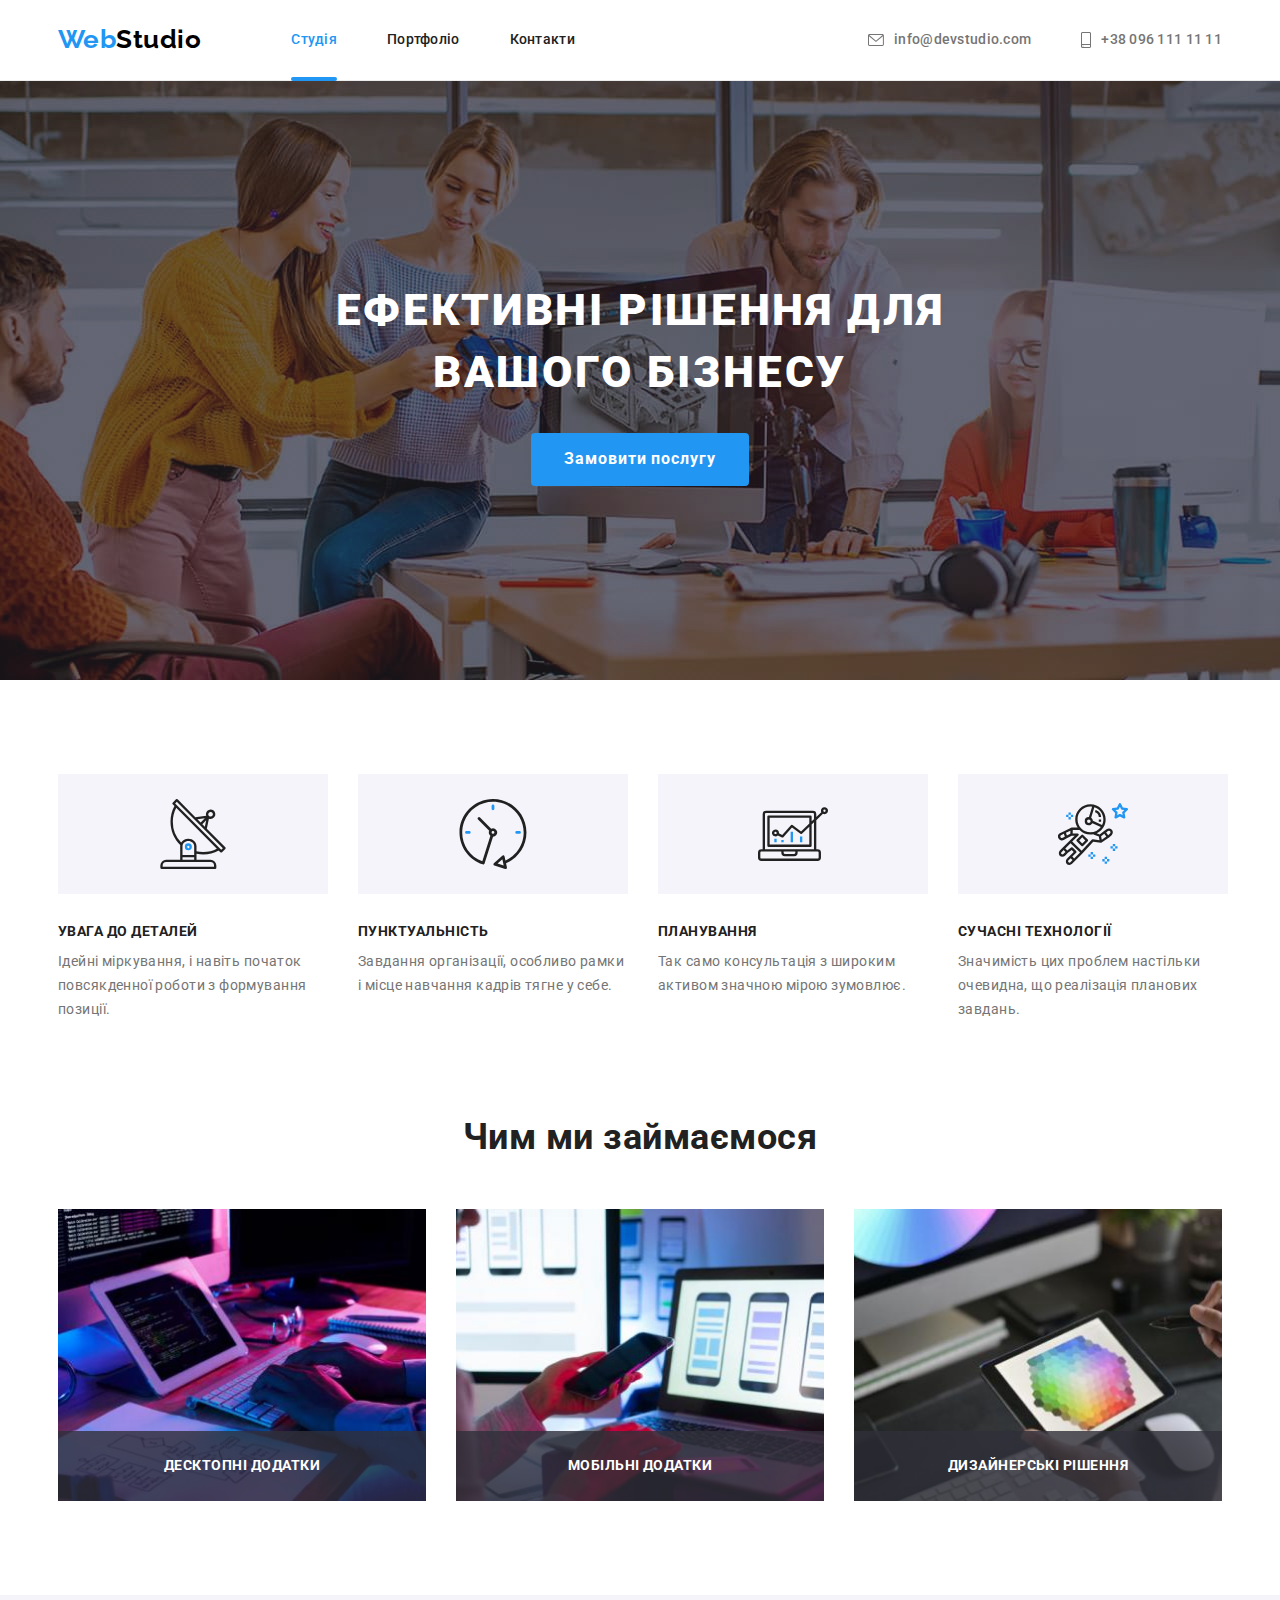
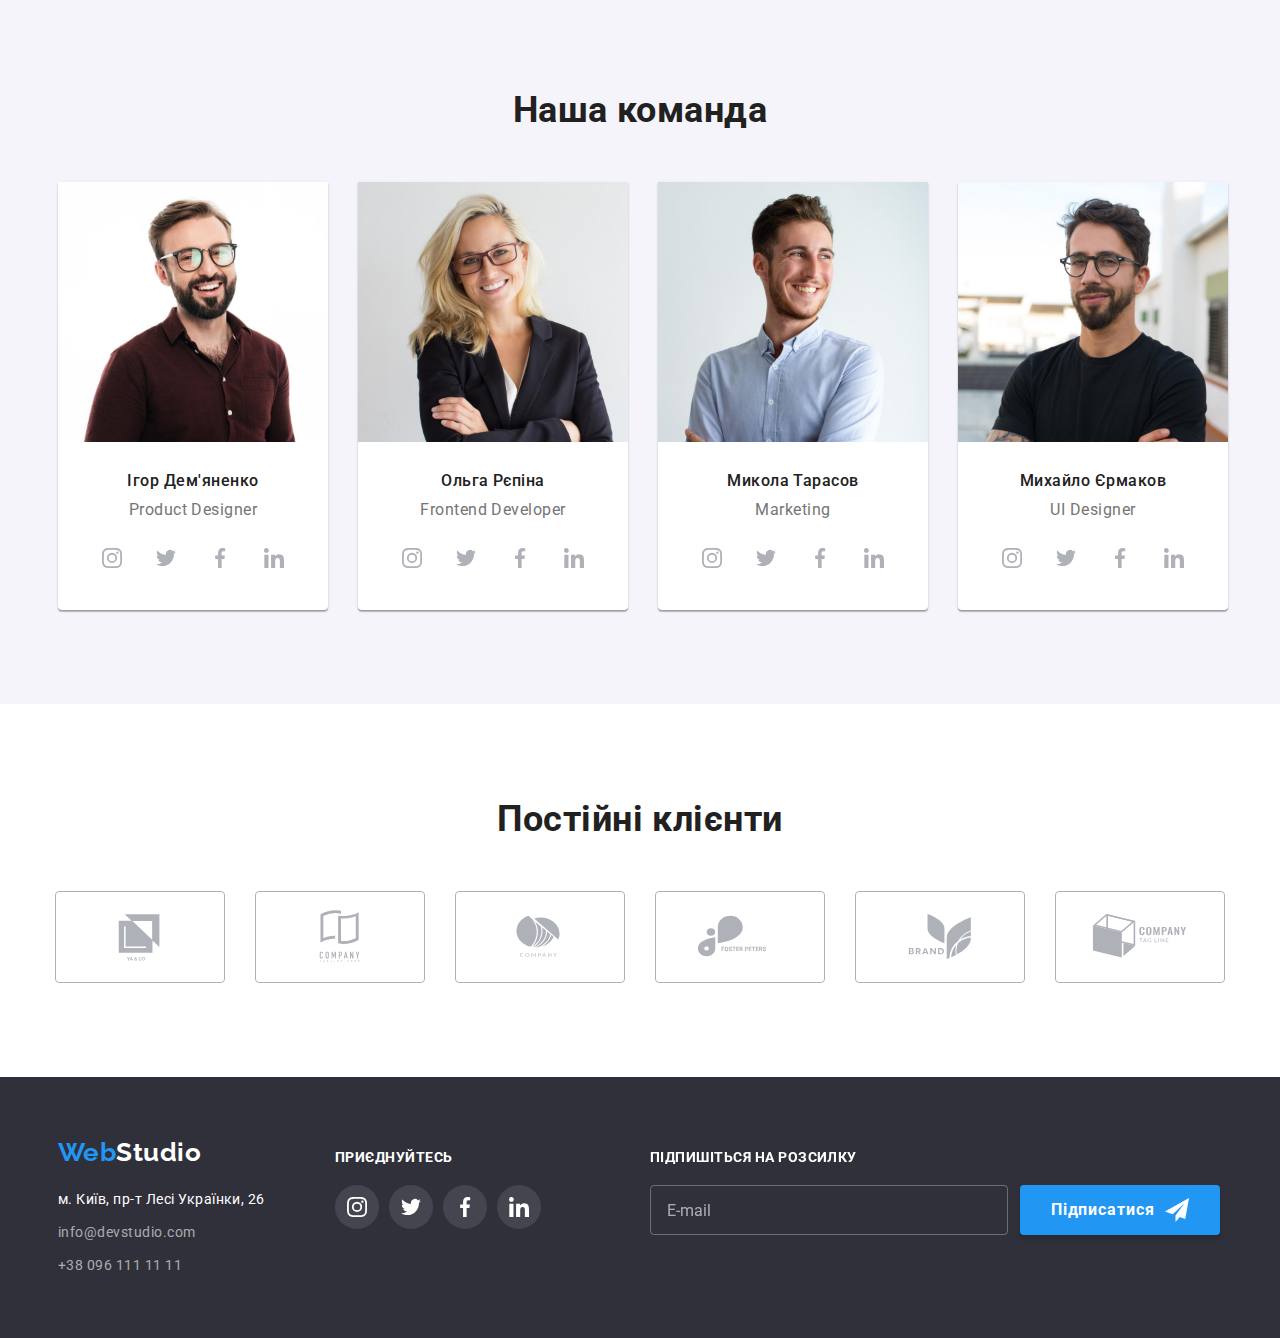
<file: index.html>
<!DOCTYPE html>
<html lang="uk">
  <head>
    <meta charset="UTF-8" />
    <meta http-equiv="X-UA-Compatible" content="IE=edge" />
    <meta name="viewport" content="width=device-width, initial-scale=1.0" />
    <title>WebStudio</title>
    <link
      href="https://fonts.googleapis.com/css2?family=Raleway:wght@700&family=Roboto:wght@400;500;700;900&display=swap"
      rel="stylesheet"
    />
    <link
      rel="stylesheet"
      href="https://cdnjs.cloudflare.com/ajax/libs/modern-normalize/1.1.0/modern-normalize.min.css"
    />
    <link rel="stylesheet" href="./css/styles.css" />
  </head>
  <body>
    <header>
      <div class="container nav">
        <nav class="nav">
          <a href="./index.html" lang="en" class="logo"
            ><span class="first-part">Web</span>Studio</a
          >
          <ul class="site-nav list">
            <li class="item">
              <a href="./index.html" class="link current">Студія</a>
            </li>
            <li class="item"><a href="./portfolio.html" class="link">Портфоліо</a></li>
            <li class="item"><a href="#" class="link">Контакти</a></li>
          </ul>
        </nav>
        <ul class="contact list">
          <li class="item">
            <a href="mailto:info@devstudio.com" class="link">
              <svg class="envelope" width="16px" height="12px">
                <use href="./images/icons.svg#icon-envelope"></use>
              </svg>
              info@devstudio.com</a
            >
          </li>
          <li class="item">
            <a href="tel:+380961111111" class="link">
              <svg class="smartphone" width="10px" height="16px">
                <use href="./images/icons.svg#icon-smartphone"></use>
              </svg>
              +38 096 111 11 11</a
            >
          </li>
        </ul>
      </div>
    </header>
    <main>
      <!--Шапка-->
      <section class="hero">
        <h1 class="hero-title">Ефективні рішення для<br />вашого бізнесу</h1>
        <button data-modal-open type="button" class="btn">Замовити послугу</button>
      </section>
      <!--Особливості-->
      <section class="features">
        <div class="container">
          <h2 class="hidden">Особливості</h2>
          <ul class="list">
            <li class="item">
              <div class="feature-bg">
                <svg width="70px" height="70px">
                  <use href="./images/icons.svg#icon-antenna"></use>
                </svg>
              </div>
              <h3 class="feature">УВАГА ДО ДЕТАЛЕЙ</h3>
              <p class="text">
                Ідейні міркування, і навіть початок повсякденної роботи з формування позиції.
              </p>
            </li>
            <li class="item">
              <div class="feature-bg">
                <svg width="70px" height="70px">
                  <use href="./images/icons.svg#icon-clock"></use>
                </svg>
              </div>
              <h3 class="feature">ПУНКТУАЛЬНІСТЬ</h3>
              <p class="text">
                Завдання організації, особливо рамки і місце навчання кадрів тягне у себе.
              </p>
            </li>
            <li class="item">
              <div class="feature-bg">
                <svg width="70px" height="70px">
                  <use href="./images/icons.svg#icon-diagram"></use>
                </svg>
              </div>
              <h3 class="feature">ПЛАНУВАННЯ</h3>
              <p class="text">Так само консультація з широким активом значною мірою зумовлює.</p>
            </li>
            <li class="item">
              <div class="feature-bg">
                <svg width="70px" height="70px">
                  <use href="./images/icons.svg#icon-astronaut"></use>
                </svg>
              </div>
              <h3 class="feature">СУЧАСНІ ТЕХНОЛОГІЇ</h3>
              <p class="text">
                Значимість цих проблем настільки очевидна, що реалізація планових завдань.
              </p>
            </li>
          </ul>
        </div>
      </section>
      <!--Чим ми займаємося-->
      <section class="what-we-do">
        <div class="container">
          <h2 class="section-title">Чим ми займаємося</h2>
          <ul class="list">
            <li class="item">
              <img
                class="what-we-do-img"
                src="./images/person-typing.jpg"
                alt="людина працює"
                width="370"
              />
              <p class="what-we-do-text">Десктопні додатки</p>
            </li>
            <li class="item">
              <img
                src="./images/person-holding-a-phone.jpg"
                alt="людина тримає телефон"
                width="370"
              />
              <p class="what-we-do-text">Мобільні додатки</p>
            </li>
            <li class="item">
              <img src="./images/tablet.jpg" alt="людина тримає планшет" width="370" />
              <p class="what-we-do-text">Дизайнерські рішення</p>
            </li>
          </ul>
        </div>
      </section>
      <!--Команда-->
      <section class="team">
        <div class="container">
          <h2 class="section-title">Наша команда</h2>
          <ul class="list">
            <li class="item">
              <img src="./images/igor.jpg" alt="людина" width="270" />
              <h3 class="name">Ігор Дем'яненко</h3>
              <p class="position">Product Designer</p>
              <ul class="list social-media">
                <li class="unit">
                  <a
                    class="social-media-link"
                    href="https://www.instagram.com/"
                    target="_blank"
                    rel="noreferrer noopener nofollow"
                  >
                    <svg class="social-media-icon" width="20px" height="20px">
                      <use href="./images/icons.svg#icon-instagram"></use>
                    </svg>
                  </a>
                </li>
                <li class="unit">
                  <a
                    class="social-media-link"
                    href="https://twitter.com/"
                    target="_blank"
                    rel="noreferrer noopener nofollow"
                  >
                    <svg class="social-media-icon" width="20px" height="20px">
                      <use href="./images/icons.svg#icon-twitter"></use>
                    </svg>
                  </a>
                </li>
                <li class="unit">
                  <a
                    class="social-media-link"
                    href="https://www.facebook.com/"
                    target="_blank"
                    rel="noreferrer noopener nofollow"
                  >
                    <svg class="social-media-icon" width="20px" height="20px">
                      <use href="./images/icons.svg#icon-facebook"></use>
                    </svg>
                  </a>
                </li>
                <li class="unit">
                  <a
                    class="social-media-link"
                    href="https://www.linkedin.com/"
                    target="_blank"
                    rel="noreferrer noopener nofollow"
                  >
                    <svg class="social-media-icon" width="20px" height="20px">
                      <use href="./images/icons.svg#icon-linkedin"></use>
                    </svg>
                  </a>
                </li>
              </ul>
            </li>
            <li class="item">
              <img src="./images/olga.jpg" alt="людина" width="270" />
              <h3 class="name">Ольга Рєпіна</h3>
              <p class="position">Frontend Developer</p>
              <ul class="list social-media">
                <li class="unit">
                  <a
                    class="social-media-link"
                    href="https://www.instagram.com/"
                    target="_blank"
                    rel="noreferrer noopener nofollow"
                  >
                    <svg class="social-media-icon" width="20px" height="20px">
                      <use href="./images/icons.svg#icon-instagram"></use>
                    </svg>
                  </a>
                </li>
                <li class="unit">
                  <a
                    class="social-media-link"
                    href="https://twitter.com/"
                    target="_blank"
                    rel="noreferrer noopener nofollow"
                  >
                    <svg class="social-media-icon" width="20px" height="20px">
                      <use href="./images/icons.svg#icon-twitter"></use>
                    </svg>
                  </a>
                </li>
                <li class="unit">
                  <a
                    class="social-media-link"
                    href="https://www.facebook.com/"
                    target="_blank"
                    rel="noreferrer noopener nofollow"
                  >
                    <svg class="social-media-icon" width="20px" height="20px">
                      <use href="./images/icons.svg#icon-facebook"></use>
                    </svg>
                  </a>
                </li>
                <li class="unit">
                  <a
                    class="social-media-link"
                    href="https://www.linkedin.com/"
                    target="_blank"
                    rel="noreferrer noopener nofollow"
                  >
                    <svg class="social-media-icon" width="20px" height="20px">
                      <use href="./images/icons.svg#icon-linkedin"></use>
                    </svg>
                  </a>
                </li>
              </ul>
            </li>
            <li class="item">
              <img src="./images/mykola.jpg" alt="людина" width="270" />
              <h3 class="name">Микола Тарасов</h3>
              <p class="position">Marketing</p>
              <ul class="list social-media">
                <li class="unit">
                  <a
                    class="social-media-link"
                    href="https://www.instagram.com/"
                    target="_blank"
                    rel="noreferrer noopener nofollow"
                  >
                    <svg class="social-media-icon" width="20px" height="20px">
                      <use href="./images/icons.svg#icon-instagram"></use>
                    </svg>
                  </a>
                </li>
                <li class="unit">
                  <a
                    class="social-media-link"
                    href="https://twitter.com/"
                    target="_blank"
                    rel="noreferrer noopener nofollow"
                  >
                    <svg class="social-media-icon" width="20px" height="20px">
                      <use href="./images/icons.svg#icon-twitter"></use>
                    </svg>
                  </a>
                </li>
                <li class="unit">
                  <a
                    class="social-media-link"
                    href="https://www.facebook.com/"
                    target="_blank"
                    rel="noreferrer noopener nofollow"
                  >
                    <svg class="social-media-icon" width="20px" height="20px">
                      <use href="./images/icons.svg#icon-facebook"></use>
                    </svg>
                  </a>
                </li>
                <li class="unit">
                  <a
                    class="social-media-link"
                    href="https://www.linkedin.com/"
                    target="_blank"
                    rel="noreferrer noopener nofollow"
                  >
                    <svg class="social-media-icon" width="20px" height="20px">
                      <use href="./images/icons.svg#icon-linkedin"></use>
                    </svg>
                  </a>
                </li>
              </ul>
            </li>
            <li class="item">
              <img src="./images/michael.jpg" alt="людина" width="270" />
              <h3 class="name">Михайло Єрмаков</h3>
              <p class="position">UI Designer</p>
              <ul class="list social-media">
                <li class="unit">
                  <a
                    class="social-media-link"
                    href="https://www.instagram.com/"
                    target="_blank"
                    rel="noreferrer noopener nofollow"
                  >
                    <svg class="social-media-icon" width="20px" height="20px">
                      <use href="./images/icons.svg#icon-instagram"></use>
                    </svg>
                  </a>
                </li>
                <li class="unit">
                  <a
                    class="social-media-link"
                    href="https://twitter.com/"
                    target="_blank"
                    rel="noreferrer noopener nofollow"
                  >
                    <svg class="social-media-icon" width="20px" height="20px">
                      <use href="./images/icons.svg#icon-twitter"></use>
                    </svg>
                  </a>
                </li>
                <li class="unit">
                  <a
                    class="social-media-link"
                    href="https://www.facebook.com/"
                    target="_blank"
                    rel="noreferrer noopener nofollow"
                  >
                    <svg class="social-media-icon" width="20px" height="20px">
                      <use href="./images/icons.svg#icon-facebook"></use>
                    </svg>
                  </a>
                </li>
                <li class="unit">
                  <a
                    class="social-media-link"
                    href="https://www.linkedin.com/"
                    target="_blank"
                    rel="noreferrer noopener nofollow"
                  >
                    <svg class="social-media-icon" width="20px" height="20px">
                      <use href="./images/icons.svg#icon-linkedin"></use>
                    </svg>
                  </a>
                </li>
              </ul>
            </li>
          </ul>
        </div>
      </section>
      <section class="regular-clients">
        <div class="container">
          <h2 class="section-title">Постійні клієнти</h2>
          <ul class="list clients">
            <li class="client">
              <a class="link" href="#" target="_blank" rel="noreferrer noopener nofollow">
                <svg class="icon-client" width="106px" height="60px">
                  <use href="./images/icons.svg#icon-first-client"></use>
                </svg>
              </a>
            </li>
            <li class="client">
              <a class="link" href="#" target="_blank" rel="noreferrer noopener nofollow">
                <svg class="icon-client" width="106px" height="60px">
                  <use href="./images/icons.svg#icon-second-client"></use>
                </svg>
              </a>
            </li>
            <li class="client">
              <a class="link" href="#" target="_blank" rel="noreferrer noopener nofollow">
                <svg class="icon-client" width="106px" height="60px">
                  <use href="./images/icons.svg#icon-third-client"></use>
                </svg>
              </a>
            </li>
            <li class="client">
              <a class="link" href="#" target="_blank" rel="noreferrer noopener nofollow">
                <svg class="icon-client" width="106px" height="60px">
                  <use href="./images/icons.svg#icon-fourth-client"></use>
                </svg>
              </a>
            </li>
            <li class="client">
              <a class="link" href="#" target="_blank" rel="noreferrer noopener nofollow">
                <svg class="icon-client" width="106px" height="60px">
                  <use href="./images/icons.svg#icon-fifth-client"></use>
                </svg>
              </a>
            </li>
            <li class="client">
              <a class="link" href="#" target="_blank" rel="noreferrer noopener nofollow">
                <svg class="icon-client" width="106px" height="60px">
                  <use href="./images/icons.svg#icon-sixth-client"></use>
                </svg>
              </a>
            </li>
          </ul>
        </div>
      </section>
      <!-- Модальное окно -->
      <div class="backdrop is-hidden" data-modal>
        <div class="modal">
          <button data-modal-close class="btn-modal" type="button">
            <svg class="icon-close" width="18px" height="18px">
              <use href="./images/icons.svg#icon-close-btn"></use>
            </svg>
          </button>
          <p class="form-name">Залиште свої дані, ми вам передзвонимо</p>
          <form class="form">
            <label class="form-field">
              <span class="input-name">Ім'я</span>
              <input type="text" name="name" class="input" autofocus />
              <svg class="icon" width="18px" height="18px">
                <use href="./images/icons.svg#icon-name"></use>
              </svg>
            </label>
            <label class="form-field">
              <span class="input-name">Телефон</span>
              <input type="tel" name="tel" class="input" />
              <svg class="icon" width="18px" height="18px">
                <use href="./images/icons.svg#icon-phone"></use>
              </svg>
            </label>
            <label class="form-field">
              <span class="input-name">Пошта</span>
              <input type="email" name="mail" class="input" />
              <svg class="icon" width="18px" height="18px">
                <use href="./images/icons.svg#icon-email"></use>
              </svg>
            </label>
            <label class="form-field">
              <span class="input-name">Коментар</span>
              <textarea class="comment" name="comment" placeholder="Введіть текст"></textarea>
            </label>
            <label class="form-field checkbox-field">
              <input class="checkbox" type="checkbox" name="policy" />
              <svg class="icon-checkbox" width="15px" height="15px">
                <use href="./images/icons.svg#icon-check"></use>
              </svg>
              <span class="policy">
                Погоджуюся з розсилкою та приймаю
                <a class="policy-link" href="#">Умови договору</a>
              </span>
            </label>
            <button type="submit" class="modal-submit">Відправити</button>
          </form>
        </div>
      </div>
    </main>
    <footer class="footer">
      <div class="container">
        <div class="footer-main">
          <a href="./index.html" lang="en" class="logo footer"
            ><span class="first-part">Web</span>Studio</a
          >
          <address>
            <ul class="address list">
              <li class="item">
                <a
                  href="https://goo.gl/maps/sM3v4koPLSNXQLYt6"
                  target="_blank"
                  rel="noreferrer noopener nofollow"
                  class="street"
                  >м. Київ, пр-т Лесі Українки, 26</a
                >
              </li>
              <li class="item">
                <a href="mailto:info@devstudio.com" class="link">info@devstudio.com</a>
              </li>
              <li class="item"><a href="tel:+380961111111" class="link">+38 096 111 11 11</a></li>
            </ul>
          </address>
        </div>
        <div class="footer-links">
          <p class="footer-text">приєднуйтесь</p>
          <ul class="list footer-social-media">
            <li class="unit">
              <a
                class="social-media-link"
                href="https://www.instagram.com/"
                target="_blank"
                rel="noreferrer noopener nofollow"
              >
                <svg class="social-media-icon" width="20px" height="20px">
                  <use href="./images/icons.svg#icon-instagram"></use>
                </svg>
              </a>
            </li>
            <li class="unit">
              <a
                class="social-media-link"
                href="https://twitter.com/"
                target="_blank"
                rel="noreferrer noopener nofollow"
              >
                <svg class="social-media-icon" width="20px" height="20px">
                  <use href="./images/icons.svg#icon-twitter"></use>
                </svg>
              </a>
            </li>
            <li class="unit">
              <a
                class="social-media-link"
                href="https://www.facebook.com/"
                target="_blank"
                rel="noreferrer noopener nofollow"
              >
                <svg class="social-media-icon" width="20px" height="20px">
                  <use href="./images/icons.svg#icon-facebook"></use>
                </svg>
              </a>
            </li>
            <li class="unit">
              <a
                class="social-media-link"
                href="https://www.linkedin.com/"
                target="_blank"
                rel="noreferrer noopener nofollow"
              >
                <svg class="social-media-icon" width="20px" height="20px">
                  <use href="./images/icons.svg#icon-linkedin"></use>
                </svg>
              </a>
            </li>
          </ul>
        </div>
        <form class="footer-form">
          <div class="form-field">
            <label for="email" class="footer-form-lable">Підпишіться на розсилку</label>
            <input class="footer-input" type="email" name="email" id="email" placeholder="E-mail" />
          </div>
          <button class="btn-subscribe" type="submit">
            Підписатися
            <svg class="icon-send" width="24px" height="24px">
              <use href="./images/icons.svg#icon-send"></use>
            </svg>
          </button>
        </form>
      </div>
    </footer>
    <script src="./js/modal.js"></script>
  </body>
</html>
</file>
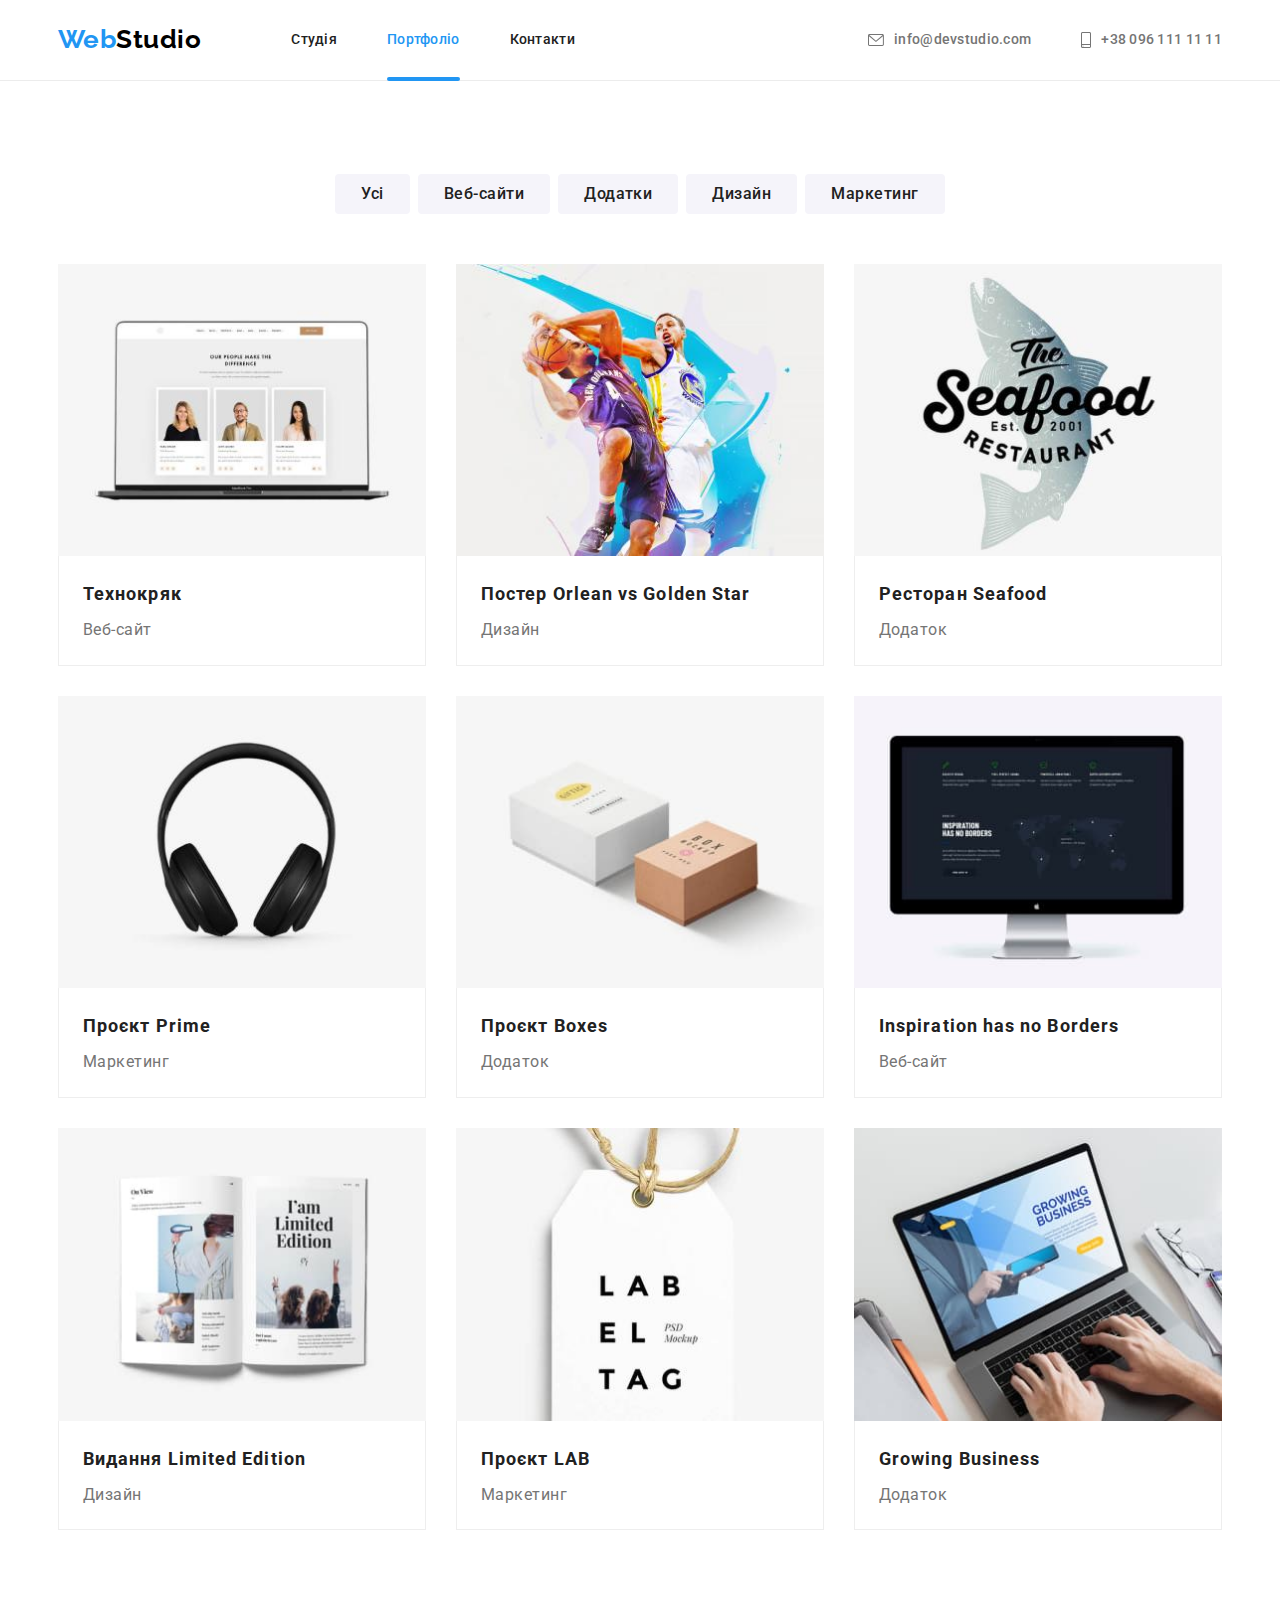
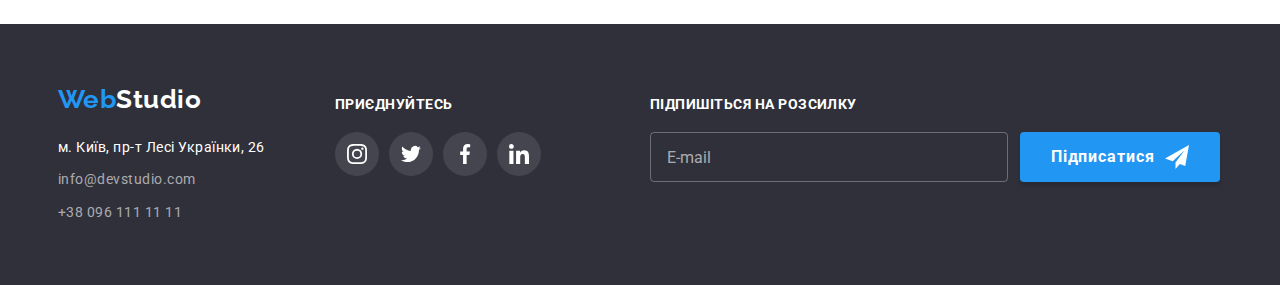
<file: portfolio.html>
<!DOCTYPE html>
<html lang="uk">
  <head>
    <meta charset="UTF-8" />
    <meta http-equiv="X-UA-Compatible" content="IE=edge" />
    <meta name="viewport" content="width=device-width, initial-scale=1.0" />
    <title>WebStudio</title>
    <link
      href="https://fonts.googleapis.com/css2?family=Raleway:wght@700&family=Roboto:wght@400;500;700;900&display=swap"
      rel="stylesheet"
    />
    <link
      rel="stylesheet"
      href="https://cdnjs.cloudflare.com/ajax/libs/modern-normalize/1.1.0/modern-normalize.min.css"
    />
    <link rel="stylesheet" href="./css/styles.css" />
  </head>
  <body>
    <header>
      <div class="container nav">
        <nav class="nav">
          <a href="./index.html" lang="en" class="logo"
            ><span class="first-part">Web</span>Studio</a
          >
          <ul class="site-nav list">
            <li class="item"><a href="./index.html" class="link">Студія</a></li>
            <li class="item"><a href="./portfolio.html" class="link current">Портфоліо</a></li>
            <li class="item"><a href="#" class="link">Контакти</a></li>
          </ul>
        </nav>
        <ul class="contact list">
          <li class="item">
            <a href="mailto:info@devstudio.com" class="link">
              <svg class="envelope" width="16px" height="12px">
                <use href="./images/icons.svg#icon-envelope"></use>
              </svg>
              info@devstudio.com</a
            >
          </li>
          <li class="item">
            <a href="tel:+380961111111" class="link">
              <svg class="smartphone" width="10px" height="16px">
                <use href="./images/icons.svg#icon-smartphone"></use>
              </svg>
              +38 096 111 11 11</a
            >
          </li>
        </ul>
      </div>
    </header>
    <main>
      <section class="portfolio">
        <div class="container">
          <h1 class="hidden">Приклади робіт <span lang="en">WebStudio</span></h1>
          <ul class="filter list">
            <li class="item"><button type="button" class="btn">Усі</button></li>
            <li class="item"><button type="button" class="btn">Веб-сайти</button></li>
            <li class="item"><button type="button" class="btn">Додатки</button></li>
            <li class="item"><button type="button" class="btn">Дизайн</button></li>
            <li class="item"><button type="button" class="btn">Маркетинг</button></li>
          </ul>
          <ul class="projects list">
            <li class="project">
              <a class="project-link" href="#">
                <div class="project-vision">
                  <img src="./images/tech-website.jpg" alt="приклад веб-сайта" width="370" />
                  <div class="project-overlay">
                    <p class="project-overlay-text">
                      Ресурс пропонує комплексні пропозиції з різним рівнем функціоналу та сервісів.
                      Все це дозволить відвідувачу отримати вичерпні відомості про компанію чи
                      приватну особу.
                    </p>
                  </div>
                </div>
                <div class="project-bottom">
                  <h2 class="project-name">Технокряк</h2>
                  <p class="project-type">Веб-сайт</p>
                </div>
              </a>
            </li>
            <li class="project">
              <a class="project-link" href="#">
                <div class="project-vision">
                  <img src="./images/poster-nba.jpg" alt="приклад постера" width="370" />
                  <div class="project-overlay">
                    <p class="project-overlay-text">
                      Ресурс пропонує комплексні пропозиції з різним рівнем функціоналу та сервісів.
                      Все це дозволить відвідувачу отримати вичерпні відомості про компанію чи
                      приватну особу.
                    </p>
                  </div>
                </div>
                <div class="project-bottom">
                  <h2 class="project-name">Постер <span lang="en">Orlean vs Golden Star</span></h2>
                  <p class="project-type">Дизайн</p>
                </div>
              </a>
            </li>
            <li class="project">
              <a class="project-link" href="#">
                <div class="project-vision">
                  <img src="./images/seafood.jpg" alt="приклад додатка" width="370" />
                  <div class="project-overlay">
                    <p class="project-overlay-text">
                      Ресурс пропонує комплексні пропозиції з різним рівнем функціоналу та сервісів.
                      Все це дозволить відвідувачу отримати вичерпні відомості про компанію чи
                      приватну особу.
                    </p>
                  </div>
                </div>
                <div class="project-bottom">
                  <h2 class="project-name">Ресторан <span lang="en">Seafood</span></h2>
                  <p class="project-type">Додаток</p>
                </div>
              </a>
            </li>
            <li class="project">
              <a class="project-link" href="#">
                <div class="project-vision">
                  <img
                    src="./images/project-prime.jpg"
                    alt="приклад маркетингового проєкта"
                    width="370"
                  />
                  <div class="project-overlay">
                    <p class="project-overlay-text">
                      Ресурс пропонує комплексні пропозиції з різним рівнем функціоналу та сервісів.
                      Все це дозволить відвідувачу отримати вичерпні відомості про компанію чи
                      приватну особу.
                    </p>
                  </div>
                </div>
                <div class="project-bottom">
                  <h2 class="project-name">Проєкт <span lang="en">Prime</span></h2>
                  <p class="project-type">Маркетинг</p>
                </div>
              </a>
            </li>
            <li class="project">
              <a class="project-link" href="#">
                <div class="project-vision">
                  <img src="./images/project-boxes.jpg" alt="приклад додатка" width="370" />
                  <div class="project-overlay">
                    <p class="project-overlay-text">
                      Ресурс пропонує комплексні пропозиції з різним рівнем функціоналу та сервісів.
                      Все це дозволить відвідувачу отримати вичерпні відомості про компанію чи
                      приватну особу.
                    </p>
                  </div>
                </div>
                <div class="project-bottom">
                  <h2 class="project-name">Проєкт <span lang="en">Boxes</span></h2>
                  <p class="project-type">Додаток</p>
                </div>
              </a>
            </li>
            <li class="project">
              <a class="project-link" href="#">
                <div class="project-vision">
                  <img src="./images/inspiration-website.jpg" alt="приклад веб-сайта" width="370" />
                  <div class="project-overlay">
                    <p class="project-overlay-text">
                      Ресурс пропонує комплексні пропозиції з різним рівнем функціоналу та сервісів.
                      Все це дозволить відвідувачу отримати вичерпні відомості про компанію чи
                      приватну особу.
                    </p>
                  </div>
                </div>
                <div class="project-bottom">
                  <h2 lang="en" class="project-name">Inspiration has no Borders</h2>
                  <p class="project-type">Веб-сайт</p>
                </div>
              </a>
            </li>
            <li class="project">
              <a class="project-link" href="#">
                <div class="project-vision">
                  <img src="./images/limited-edition.jpg" alt="приклад видання" width="370" />
                  <div class="project-overlay">
                    <p class="project-overlay-text">
                      Ресурс пропонує комплексні пропозиції з різним рівнем функціоналу та сервісів.
                      Все це дозволить відвідувачу отримати вичерпні відомості про компанію чи
                      приватну особу.
                    </p>
                  </div>
                </div>
                <div class="project-bottom">
                  <h2 class="project-name">Видання <span lang="en">Limited Edition</span></h2>
                  <p class="project-type">Дизайн</p>
                </div>
              </a>
            </li>
            <li class="project">
              <a class="project-link" href="#">
                <div class="project-vision">
                  <img
                    src="./images/project-lab.jpg"
                    alt="приклад маркетингового проєкта"
                    width="370"
                  />
                  <div class="project-overlay">
                    <p class="project-overlay-text">
                      Ресурс пропонує комплексні пропозиції з різним рівнем функціоналу та сервісів.
                      Все це дозволить відвідувачу отримати вичерпні відомості про компанію чи
                      приватну особу.
                    </p>
                  </div>
                </div>
                <div class="project-bottom">
                  <h2 class="project-name">Проєкт <span lang="en">LAB</span></h2>
                  <p class="project-type">Маркетинг</p>
                </div>
              </a>
            </li>
            <li class="project">
              <a class="project-link" href="#">
                <div class="project-vision">
                  <img src="./images/growing-business.jpg" alt="приклад додатка" width="370" />
                  <div class="project-overlay">
                    <p class="project-overlay-text">
                      Ресурс пропонує комплексні пропозиції з різним рівнем функціоналу та сервісів.
                      Все це дозволить відвідувачу отримати вичерпні відомості про компанію чи
                      приватну особу.
                    </p>
                  </div>
                </div>
                <div class="project-bottom">
                  <h2 lang="en" class="project-name">Growing Business</h2>
                  <p class="project-type">Додаток</p>
                </div>
              </a>
            </li>
          </ul>
        </div>
      </section>
    </main>
    <footer class="footer">
      <div class="container">
        <div class="footer-main">
          <a href="./index.html" lang="en" class="logo footer"
            ><span class="first-part">Web</span>Studio</a
          >
          <address>
            <ul class="address list">
              <li class="item">
                <a
                  href="https://goo.gl/maps/sM3v4koPLSNXQLYt6"
                  target="_blank"
                  rel="noreferrer noopener nofollow"
                  class="street"
                  >м. Київ, пр-т Лесі Українки, 26</a
                >
              </li>
              <li class="item">
                <a href="mailto:info@devstudio.com" class="link">info@devstudio.com</a>
              </li>
              <li class="item"><a href="tel:+380961111111" class="link">+38 096 111 11 11</a></li>
            </ul>
          </address>
        </div>
        <div class="footer-links">
          <p class="footer-text">приєднуйтесь</p>
          <ul class="list footer-social-media">
            <li class="unit">
              <a
                class="social-media-link"
                href="https://www.instagram.com/"
                target="_blank"
                rel="noreferrer noopener nofollow"
              >
                <svg class="social-media-icon" width="20px" height="20px">
                  <use href="./images/icons.svg#icon-instagram"></use>
                </svg>
              </a>
            </li>
            <li class="unit">
              <a
                class="social-media-link"
                href="https://twitter.com/"
                target="_blank"
                rel="noreferrer noopener nofollow"
              >
                <svg class="social-media-icon" width="20px" height="20px">
                  <use href="./images/icons.svg#icon-twitter"></use>
                </svg>
              </a>
            </li>
            <li class="unit">
              <a
                class="social-media-link"
                href="https://www.facebook.com/"
                target="_blank"
                rel="noreferrer noopener nofollow"
              >
                <svg class="social-media-icon" width="20px" height="20px">
                  <use href="./images/icons.svg#icon-facebook"></use>
                </svg>
              </a>
            </li>
            <li class="unit">
              <a
                class="social-media-link"
                href="https://www.linkedin.com/"
                target="_blank"
                rel="noreferrer noopener nofollow"
              >
                <svg class="social-media-icon" width="20px" height="20px">
                  <use href="./images/icons.svg#icon-linkedin"></use>
                </svg>
              </a>
            </li>
          </ul>
        </div>
        <form class="footer-form">
          <div class="form-field">
            <label for="email" class="footer-form-lable">Підпишіться на розсилку</label>
            <input class="footer-input" type="email" name="email" id="email" placeholder="E-mail" />
          </div>
          <button class="btn-subscribe" type="submit">
            Підписатися
            <svg class="icon-send" width="24px" height="24px">
              <use href="./images/icons.svg#icon-send"></use>
            </svg>
          </button>
        </form>
      </div>
    </footer>
  </body>
</html>
</file>
<file: css/styles.css>
:root{
    --primary-text-color:#757575;
    --primary-white-color:#ffffff;
    --title-text-color:#212121;
    --accent-color:#2196F3;
    --second-accent-color:#188CE8;
    --secondary-bg-color:#2F303A;
    --inactive-btn-color:#F5F4FA;
    --team-bg-color:#F5F4FA;
    --footer-link-color:rgba(255, 255, 255, 0.6);
    --logo-blck-part :#000000;
    --outline: rgba(236, 236, 236, 1);
    --outline-projects: rgba(238, 238, 238, 1);
    --features-bg:rgba(245, 244, 250, 1);
    --icon-main-color: #AFB1B8;
    --footer-links-bg:rgba(255, 255, 255, 0.1);
    --what-we-do-overlay:rgba(47, 48, 58, 0.8);
    --projects-overlay:rgba(33, 150, 243, 0.9);
    --backdrop-bg:rgba(0, 0, 0, 0.2);
}

h1,h2,h3,h4,p,ul{
    margin:0;
}

body {
   background-color: var(--primary-white-color);
   color: var(--primary-text-color);
   
   font-family: 'Roboto', sans-serif;
   letter-spacing: 0.03em;
}

img{
    display: block;
    width: 100%;
    height: auto;
}

.list{
    list-style:none;
    padding: 0;
    margin: 0;
}

.btn{
    cursor: pointer;
    border: none;
    border: 1px solid transparent;
    border-radius: 4px;
}

.section-title {
    color: var(--title-text-color);
    font-size: 36px;
    line-height: 1.2;
    text-align: center;
}

.hidden {
    position: absolute;
    white-space: nowrap;
    width: 1px;
    height: 1px;
    overflow: hidden;
    border: 0;
    padding: 0;
    clip: rect(0 0 0 0);
    clip-path: inset(50%);
    margin: -1px;
}

.container{
    width: 1200px;
    margin:0 auto;
    padding-left: 18px;
    padding-right: 18px;
}
/* Header */
header{
    outline: 1px;
    outline-style: solid;
    outline-color: var(--outline);
}

.container.nav{
    display: flex;
}

.nav{
    display: flex;
    align-items: center;
}

.logo{
    font-family: 'Raleway', sans-serif;
    font-weight: 700;
    font-size: 26px;
    line-height: 1.2;
    text-decoration: none;
    color:var(--logo-blck-part);

    margin-right: 90px;
    padding-top: 24px;
    padding-bottom: 25px;
}

.logo .first-part{
   color: var(--accent-color);
}

/* Site navigation */

.site-nav .link{
    color: var(--title-text-color);
    text-decoration: none;

    display: block;
    padding-top: 32px;
    padding-bottom: 32px;

    position: relative;

    transition: color 250ms cubic-bezier(0.4, 0, 0.2, 1);
}
.site-nav .link:hover,
.site-nav .link:focus,
.site-nav .link.current {
    color: var(--accent-color);
}
.current::after{
    content: "";
    background-color: var(--accent-color);
    width: 100%;
    height: 4px;
    border-radius: 2px;;

    position: absolute;
    bottom: -1px;
    left: 0;
}

.site-nav,
.contact {
    font-weight: 500;
    font-size: 14px;
    line-height: 1.14;
    letter-spacing: 0.02em;

    display: flex;
}

.site-nav .item:not(:last-child){
    margin-right: 50px;
}


/* Contacts */
.contact{
    margin-left: auto;
}

.contact .link{
    color: var(--primary-text-color);
    text-decoration: none;

    padding-top: 32px;
    padding-bottom: 32px;

    display: flex;
    align-items: center;
    justify-content: center;

    transition: color 250ms cubic-bezier(0.4, 0, 0.2, 1);
}
.contact .link:hover,
.contact .link:focus{
    color: var(--accent-color);
}
.contact .item:not(:last-child){
    margin-right: 50px
}

.envelope,
.smartphone{
    margin-right: 10px;
    fill:currentColor;

    transition: fill 250ms cubic-bezier(0.4, 0, 0.2, 1);
}

/* Hero */
.hero {
    background-color: var(--secondary-bg-color);
    text-align: center;

    padding-top: 200px;
    padding-bottom: 200px;
    max-width: 1600px;
    height: 600px;
    margin-left: auto;
    margin-right: auto;
        
    background-image: linear-gradient(
        to right,
        rgba(47, 48, 58, 0.4),
        rgba(47, 48, 58, 0.4)
        ),
        url(../images/background-hero.jpg);
    background-repeat: no-repeat;
    background-position: center;
}

.hero-title{
    color: var(--primary-white-color);
    font-weight: 900;
    font-size: 44px;
    line-height: 1.4;
    letter-spacing: 0.06em;
    text-transform: uppercase;

    text-align: center;
    margin-top: 0;
    margin-bottom: 30px;
}
.hero .btn{
    background-color: var(--accent-color);
    color: var(--primary-white-color);
    font-weight: 700;
    font-size: 16px;
    line-height: 1.9;
    letter-spacing: 0.06em;

    display: inline-block;
    margin:0 auto;
    min-width: 215px;
    padding: 10px 32px;

    transition: background-color 250ms cubic-bezier(0.4, 0, 0.2, 1);
}
.hero .btn:hover,
.hero .btn:focus{
    background-color:var(--second-accent-color);
}

/* Features */
.features{
    padding-top: 94px;
}
.features .list{
    display: flex;   
}

.features .item:not(:last-child) {
    margin-right: 30px;
}

.feature{
    color: var(--title-text-color);
    font-size: 14px;
    line-height: 1.14;

    margin-bottom: 10px;
}
.item .text{
    font-size: 14px;
    line-height: 1.7;
    letter-spacing: 0.03em;
    
    min-width: 270px;
}

.feature-bg{
    background-color: var(--features-bg);
    width: 270px;
    height: 120px;

    margin-bottom: 30px;

    display: flex;
    justify-content: center;
    align-items: center;
}
/* What we do */
.what-we-do{
    padding-top: 94px;
    padding-bottom: 94px;
}
.what-we-do .list {
    display: flex;
}

.what-we-do .section-title{
    margin-bottom: 50px;
}

.what-we-do .item:not(:last-child){
    margin-right: 30px;
}
.what-we-do .item{
    position: relative;
}

.what-we-do-text{
    position: absolute;
    bottom: 0;
    left: 0;
    
    display: flex;
    align-items: center;
    justify-content: center;
    
    height: 70px;
    width: 100%;

    font-weight: 700;
    font-size: 14px;
    line-height: 1.14;
    text-transform: uppercase;
    text-align: center;
    color: var(--primary-white-color);

    background-color: var(--what-we-do-overlay);
}

/* Team */
.team{
    background-color: var(--team-bg-color);

    padding-top: 94px;
    padding-bottom: 94px;
}

.team .section-title{
    margin-bottom: 50px;
}

.team .list{
    display: flex;
}

.team .item{
    background-color: var(--primary-white-color);

    box-shadow: 0px 1px 3px rgba(0, 0, 0, 0.12),
                0px 1px 1px rgba(0, 0, 0, 0.14),
                0px 2px 1px rgba(0, 0, 0, 0.2);
    border-radius: 0px 0px 4px 4px;
}

.team .item:not(:last-child) {
    margin-right: 30px;
}

.name{
    color: var(--title-text-color);
    font-weight: 500;
    font-size: 16px;
    line-height: 1.18;
    text-align: center;
    
    margin-top: 30px;
}
.position{
    font-size: 16px;
    line-height: 1.18;
    text-align: center;

    margin-top: 10px;
    margin-bottom: 16px;
}
.social-media{
    margin-bottom: 30px;
    margin-left: 32px;
    margin-right: 32px;
}

.social-media .unit:not(:last-child),
.footer-social-media .unit:not(:last-child){
    margin-right: 10px;
}

.social-media-link{
    display: flex;
    border-radius: 50%;
    align-items: center;
    justify-content: center;

    width: 44px;
    height: 44px;

    color:var(--icon-main-color);

    transition: background-color 250ms cubic-bezier(0.4, 0, 0.2, 1);
}
.social-media-link:hover,
.footer-social-media .social-media-link:hover,
.social-media-link:focus,
.footer-social-media .social-media-link:focus{
    background-color: var(--accent-color);
}


.social-media-icon,
.icon-client,
.footer-social-media .social-media-icon{
    fill:currentColor;
    
    transition: fill 250ms cubic-bezier(0.4, 0, 0.2, 1);
}

.social-media-link:hover .social-media-icon,
.social-media-link:focus .social-media-icon{
    fill: var(--primary-white-color);
}

/* Clients */
.regular-clients{
    padding-top: 94px;
    padding-bottom: 94px;
}
.regular-clients .section-title{
    margin-bottom: 50px;
}

.clients{
    display: flex;
    justify-content: center;
}

.client:not(:last-child){
    margin-right: 30px;
}

.client .link{
    display: flex;
    width: 170px;
    height: 92px;
    border: 1px solid var(--icon-main-color);
    border-radius: 4px;
    align-items: center;
    justify-content: center;

    color: var(--icon-main-color);

    transition: border-color 250ms cubic-bezier(0.4, 0, 0.2, 1);
}
.client .link:hover,
.client .link:focus{
    border-color: var(--accent-color);
}

.icon-client{
    transition: fill 250ms cubic-bezier(0.4, 0, 0.2, 1);
}

.client .link:hover .icon-client,
.client .link:focus .icon-client{
    fill: var(--accent-color);
}


/* Footer */
.footer{
    background-color: var(--secondary-bg-color);

    padding-top: 60px;
    padding-bottom: 60px;
}

.footer>.container {
    display: flex;
}

.logo.footer{
    color: var(--primary-white-color);
    
    display: inline-block;
    margin-right: 0px;
    margin-bottom: 20px;
    padding: 0px;
}

.address{
    font-style: normal;
    font-size: 14px;
    line-height: 1.7;
}

.address .item:not(:last-child){
    margin-bottom: 9px;
}

.address .street{
    color: var(--primary-white-color);
    text-decoration: none;

    transition: color 250ms cubic-bezier(0.4, 0, 0.2, 1);
}
.address .link{
    color:var(--footer-link-color);
    text-decoration: none;

    transition: color 250ms cubic-bezier(0.4, 0, 0.2, 1);
}
.address .link:focus,
.address .link:hover,
.address .street:focus,
.address .street:hover{
    color: var(--accent-color);
}

.footer-links{
    margin-left: 70px;
}

.footer-text,
.footer-form-lable{
    color: var(--primary-white-color);
    font-weight: 700;
    font-size: 14px;
    line-height: 16px;
    text-transform: uppercase;

    margin-top: 12px;
    margin-bottom: 20px;
}

.footer-social-media{
    display: flex;
}

.footer-social-media .social-media-link{
    background-color: var(--footer-links-bg);
    color: var(--primary-white-color);
}

.footer-form{
    display: flex;
    margin-left: 109px;
}

.footer-form>.form-field{
    display: flex;
    flex-direction: column;
}

.footer-form-lable {
    display: inline-block;
}

.footer-input {
    background-color: transparent;
    color: var(--primary-white-color);

    border: 1px solid rgba(255, 255, 255, 0.3);
    border-radius: 4px;
    outline-style: none;

    font: inherit;

    width: 358px;
    height: 50px;

    padding-left: 16px;

    transition: border-color 250ms cubic-bezier(0.4, 0, 0.2, 1);
}

.footer-input:focus{
    border-color: var(--accent-color);
}

.footer-input::placeholder{
    font-size: 16px;
    line-height: 1.25;
    color: rgba(255, 255, 255, 0.6);
}

.btn-subscribe{
    display: flex;
    align-items: center;
    justify-content: center;

    margin-top: 48px;
    margin-left: 12px;

    width: 200px;
    height: 50px;
    
    border: none;
    border-radius: 4px;

    background-color: var(--accent-color);
    box-shadow: 0px 4px 4px rgba(0, 0, 0, 0.15);
    cursor: pointer;

    font-weight: 700;
    font-size: 16px;
    line-height: 1.8;
    letter-spacing: 0.06em;

    color: var(--primary-white-color);

    transition: background-color 250ms cubic-bezier(0.4, 0, 0.2, 1);
}

.icon-send{
    margin-left: 10px;
}

/* Portfolio */
.portfolio{
    padding-top: 94px;
    padding-bottom: 94px;
}

.filter.list{
    display: flex;
    justify-content: center;
}

.filter .item:not(:last-child){
    margin-right: 8px;
}

.filter .btn{
    background-color:var(--inactive-btn-color);
    color:var(--title-text-color);
    font-weight: 500;
    font-size: 16px;
    line-height: 1.6;
    letter-spacing: inherit;

    display: inline-block;
    margin: 0 auto;
    padding: 6px 25px;
    min-width: 73px;

    transition: background-color 250ms cubic-bezier(0.4, 0, 0.2, 1),
                color 250ms cubic-bezier(0.4, 0, 0.2, 1),
                box-shadow 250ms cubic-bezier(0.4, 0, 0.2, 1);
}

.filter .btn:hover,
.filter .btn:focus{
    background-color:var(--accent-color);
    color:var(--primary-white-color);

    box-shadow: 0px 3px 1px rgba(0, 0, 0, 0.1),
                0px 1px 2px rgba(0, 0, 0, 0.08),
                0px 2px 2px rgba(0, 0, 0, 0.12);
}

.projects.list{
    display: flex;
    flex-wrap: wrap;
    gap: 30px;
    margin-top: 50px;
}

.project{
    flex-basis: calc((100% - 60px) / 3);
}

.project-link {
    display: block;
    text-decoration: none;

    transition: box-shadow 250ms cubic-bezier(0.4, 0, 0.2, 1);
}
.project-link:hover,
.project-link:focus{
    box-shadow: 0px 1px 1px rgba(0, 0, 0, 0.12),
        0px 4px 4px rgba(0, 0, 0, 0.06),
        1px 4px 6px rgba(0, 0, 0, 0.16);
}

.project-link:hover .project-overlay{
    opacity: 1;
    transform: translateY(0);
}

.project-vision{
    position: relative;
    overflow: hidden;
}

.project-overlay{
    position: absolute;
    top:0;
    left: 0;
    width: 100%;
    height:294px;
    
    background-color: var(--projects-overlay);

    opacity: 0;

    transform: translateY(100%);

    transition: transform 250ms cubic-bezier(0.4, 0, 0.2, 1),
                opacity 250ms cubic-bezier(0.4, 0, 0.2, 1);
}
.project-overlay-text{
    position: absolute;
    top: 63px;
    left: 24px;
    width: 322px;
    height: 168px;
    
    font-size: 18px;
    line-height: 1.5;
    color: var(--primary-white-color);
}

.project-bottom{
    border-right-width: 1px;
    border-right-style: solid;
    border-right-color: var(--outline-projects);
    
    border-bottom-width: 1px;
    border-bottom-style: solid;
    border-bottom-color: var(--outline-projects);

    border-left-width: 1px;
    border-left-style: solid;
    border-left-color: var(--outline-projects);

    padding-top: 20px;
    padding-left: 24px;
    padding-bottom: 20px;
}

.project-name{
    color: var(--title-text-color);
    font-size: 18px;
    line-height: 2;
    letter-spacing: 0.06em;
}
.project-type{
    color: var(--primary-text-color);
    font-size: 16px;
    line-height: 1.8;

    margin-top: 4px;
}

/* Модальное окно */
.backdrop{
    position: fixed;
    top:0;
    left:0;
    width: 100%;
    height: 100%;
    background-color:var(--backdrop-bg);

    opacity: 1;

    transition: opacity 250ms cubic-bezier(0.4, 0, 0.2, 1);
}

.backdrop.is-hidden {
    opacity: 0;
    pointer-events: none;
}

.backdrop.is-hidden .modal{
    transform: translate(-50%, -50%) scale(1.1);
}

.modal{
    position: absolute;
    top:50%;
    left:50%;
    transform: translate(-50%, -50%) scale(1);
    
    min-height:581px ;
    min-width: 528px;

    padding: 40px 40px;

    background-color: var(--primary-white-color);
    box-shadow: 0px 1px 3px rgba(0, 0, 0, 0.12),
                0px 1px 1px rgba(0, 0, 0, 0.14),
                0px 2px 1px rgba(0, 0, 0, 0.2);
    border-radius: 4px;

    transition: transform 250ms cubic-bezier(0.4, 0, 0.2, 1);
}

.btn-modal{
    position: absolute;
    top: 8px;
    right: 8px;
    
    display: flex;
    align-items: center;
    justify-content: center;

    min-height: 30px;
    min-width: 30px;

    background-color: transparent;
    border: 1px solid rgba(0, 0, 0, 0.1);
    border-radius: 50%;

    cursor: pointer;

    transition: fill 250ms cubic-bezier(0.4, 0, 0.2, 1);
}

.btn-modal:hover,.btn-modal:focus{
    fill: var(--accent-color);
}

.form{
    width: 448px;

    margin-top: 12px;
}

.form-name{
    display: flex;
    align-items: center;
    justify-content: center;

    font-weight: 700;
    font-size: 20px;
    line-height: 1.15;
    text-align: center;
    letter-spacing: 0.03em;
    
    color: var(--title-text-color);
}

.form input, .form textarea{
    border: 1px solid rgba(33, 33, 33, 0.2);
    border-radius: 4px;
    margin: 0;

    outline-style: none;

    font: inherit;

    transition: border-color 250ms cubic-bezier(0.4, 0, 0.2, 1);
}

.form-field{
    display: flex;
    flex-direction: column;

    margin-bottom: 10px;
    position: relative;
}

.input-name{
    font-size: 12px;
    line-height: 1.16;
    letter-spacing: 0.01em;
    color:var(--primary-text-color);

    margin-bottom: 4px;
}
.input{
    height: 40px;
    padding-left: 42px;

    text-align: left;
}

.form-field .icon{
    position: absolute;
    top:50%;
    left:15px;

    fill: var(--title-text-color);

    transition: fill 250ms cubic-bezier(0.4, 0, 0.2, 1);
}

.input:focus,
.comment:focus{
    border-color: var(--accent-color);
}

.input:focus~.icon{
    fill:var(--accent-color)
}

.comment{
    padding-top: 12px;
    padding-left: 16px;

    width: 448px;
    height: 120px;

    resize: none;
}

.comment::placeholder{
    font-size: 12px;
    line-height: 1.16;
    letter-spacing: 0.01em;
    
    color: rgba(117, 117, 117, 0.5);
}

.checkbox-field{
    display: flex;
    flex-direction: row;
    align-items: center;
    justify-content: center;
    margin-top: 20px;
}

.checkbox{
    -webkit-appearance: none;
    -moz-appearance: none;
    appearance: none;

    position: absolute;
}

.icon-checkbox{
    margin-right: 8px;
    border-radius: 2px;

    border: 2px solid var(--title-text-color);

    fill: none;

    transition: background-color 250ms cubic-bezier(0.4, 0, 0.2, 1),
                filter 250ms cubic-bezier(0.4, 0, 0.2, 1),
                border 250ms cubic-bezier(0.4, 0, 0.2, 1),
                fill 250ms cubic-bezier(0.4, 0, 0.2, 1);

}

.checkbox:checked + .icon-checkbox{
   background-color: var(--accent-color);
   filter: drop-shadow(0px 4px 4px rgba(0, 0, 0, 0.25));
   border: none;
   fill: var(--primary-white-color);
}

.policy{
    font-size: 14px;
    line-height: 1.7;

    color: var(--primary-text-color);
}
.policy-link{
    color: var(--accent-color);
}

.modal-submit {
    display: flex;
    align-items: center;
    justify-content: center;

    margin-top: 30px;
    margin-left: 124px;

    width: 200px;
    height: 50px;

    border: none;
    border-radius: 4px;

    background-color: var(--accent-color);
    box-shadow: 0px 4px 4px rgba(0, 0, 0, 0.15);
    cursor: pointer;

    font-weight: 700;
    font-size: 16px;
    line-height: 1.8;
    letter-spacing: 0.06em;

    color: var(--primary-white-color);

    transition: background-color 250ms cubic-bezier(0.4, 0, 0.2, 1);
}

.modal-submit:hover,
.modal-submit:focus,
.btn-subscribe:hover,
.btn-subscribe:focus{
    background-color: var(--second-accent-color);
}
</file>
